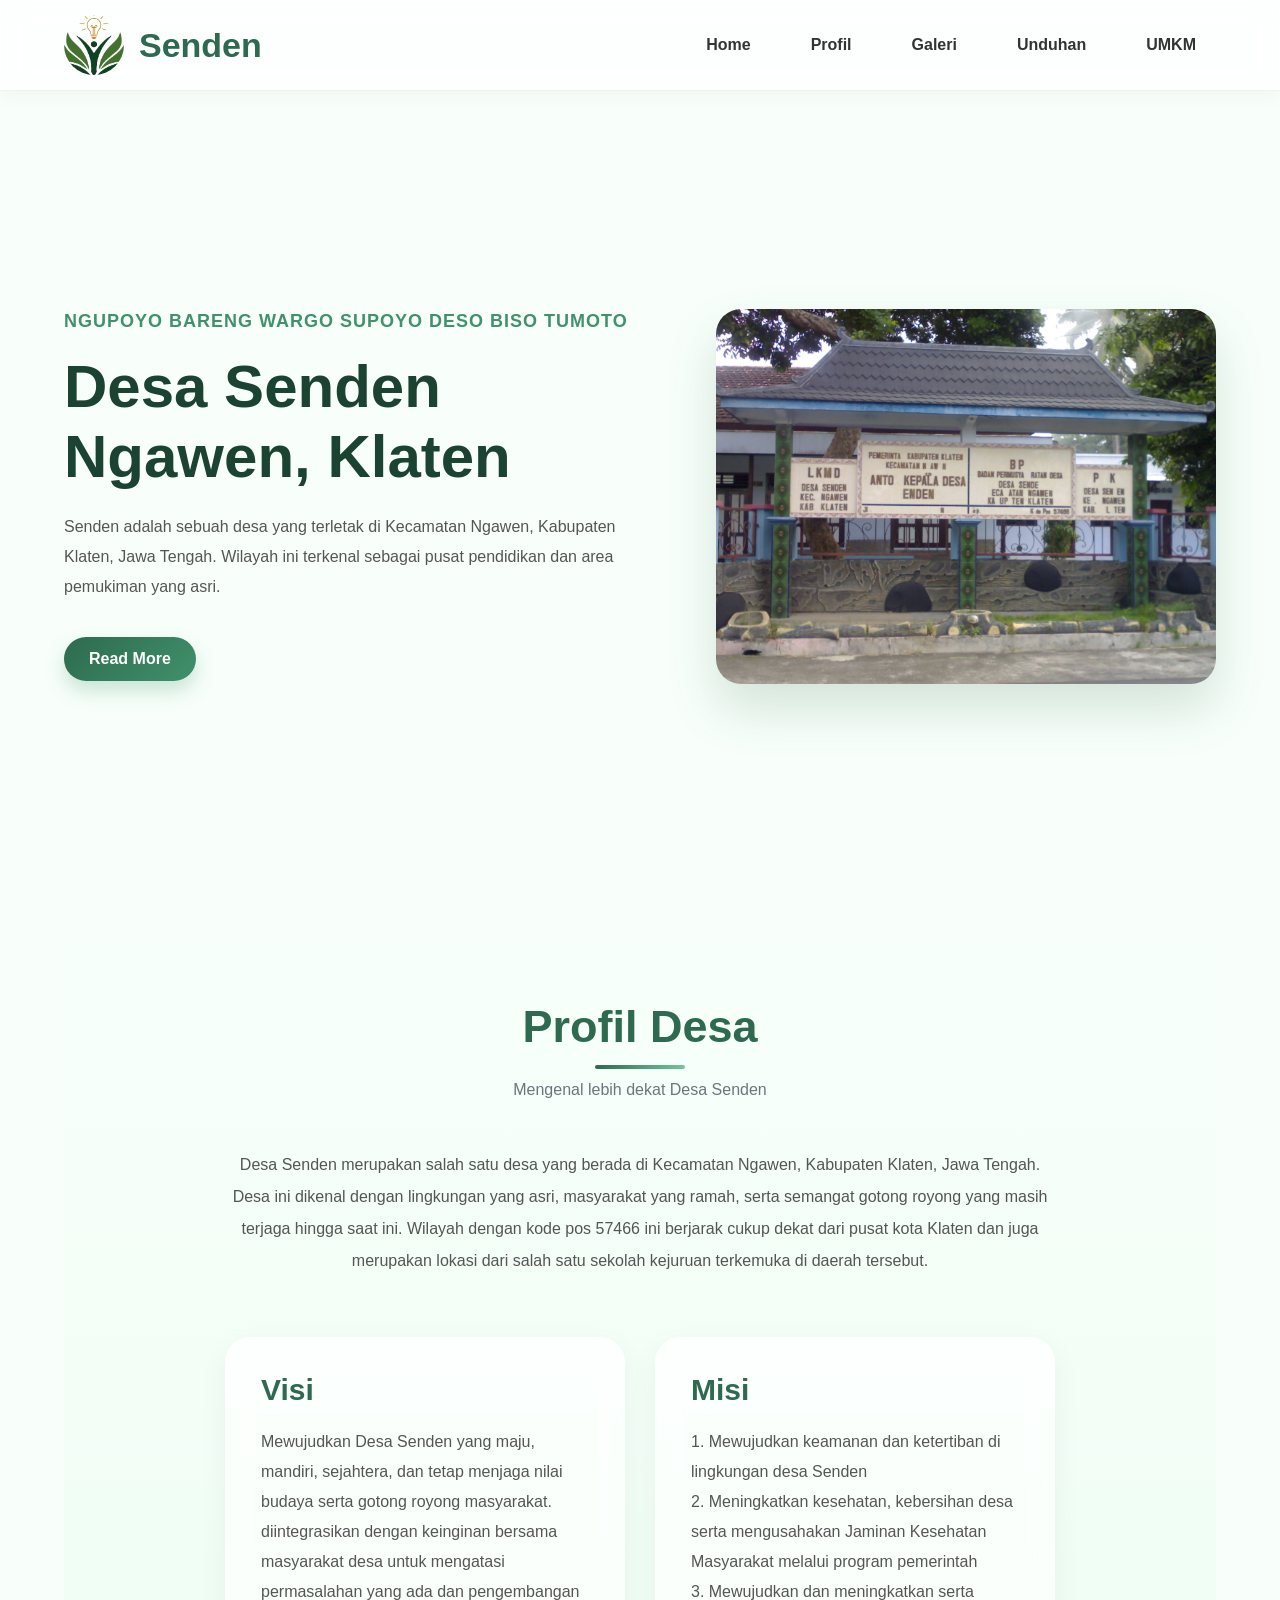
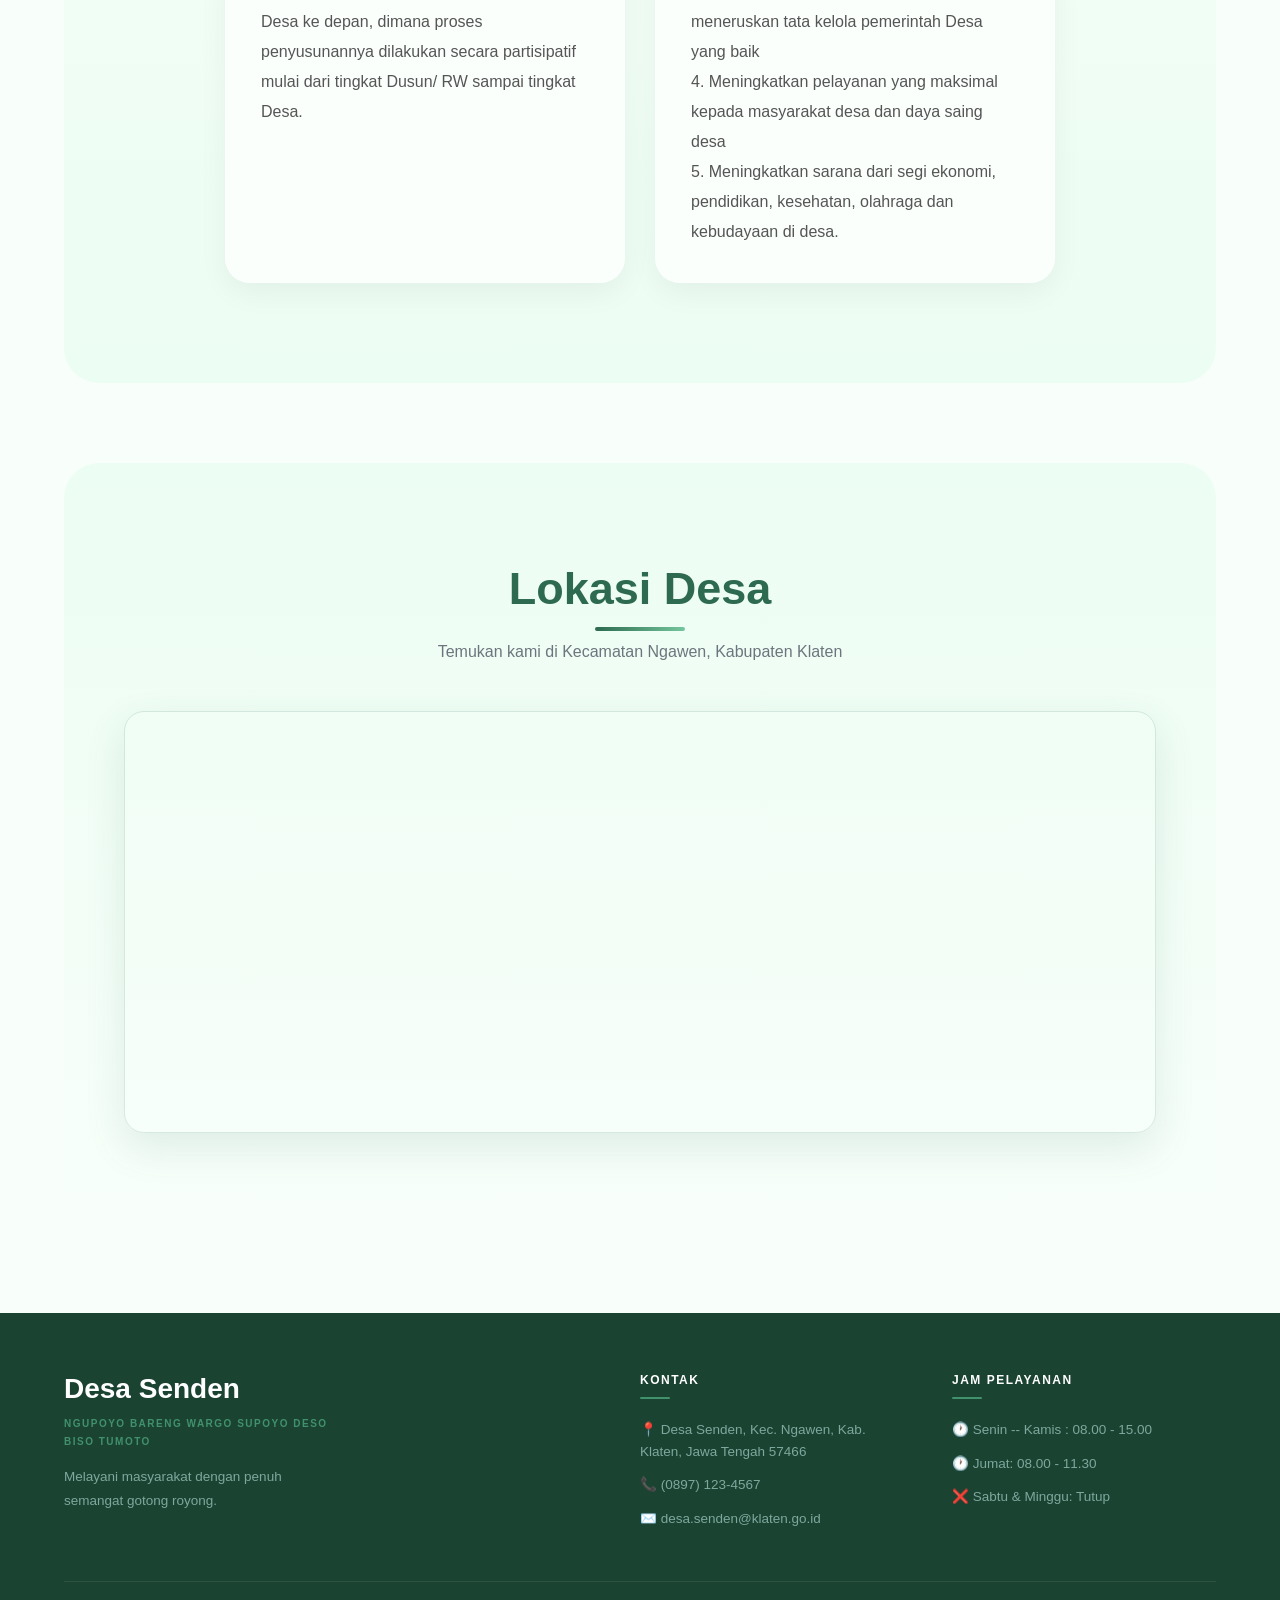
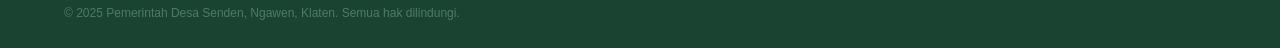
<file: index.html>
<!DOCTYPE html>
<html lang="en">
<head>
    <meta charset="UTF-8">
    <meta name="viewport" content="width=device-width, initial-scale=1.0">
    <title>Desa Senden</title>
    <link rel="stylesheet" href="style.css">
</head>
<body>

    <header>
        <nav>

            <div class="logo">
                <img src="asset/logo desa.png" alt="" class="bulat">
                <div class="desa">Senden</div>
            </div>

            <ul class="menu">
                <li><a href="#home">Home</a></li>
                <li><a href="#profil">Profil</a></li>
                <li><a href="galeri.html">Galeri</a></li>
                <li><a href="unduhan.html">Unduhan</a></li>
                <li class="umkm">
                    <a href="#">UMKM</a>
                    <ul class="dropdown">
                        <li><a href="">UMKM 1</a></li>
                        <li><a href="">UMKM 2</a></li>
                        <li class="has-sub">
                            <a href="#">UMKM 3</a>
                            <ul class="sub-dropdown">
                                <li><a href="">UMKM 3.1</a></li>
                                <li><a href="">UMKM 3.2</a></li>
                            </ul>
                        </li>
                    </ul>
                </li>
            </ul>

        </nav>
    </header>

    <main>

        <!-- HOME -->
        <section id="home" class="home">

            <div class="tagline">

                <p class="slogan">
                    NGUPOYO BARENG WARGO SUPOYO DESO BISO TUMOTO
                </p>

                <h2>
                    Desa Senden
                    <br>
                    Ngawen, Klaten
                </h2>

                <p class="deskripsi">
                    Senden adalah sebuah desa yang terletak di Kecamatan Ngawen,
                    Kabupaten Klaten, Jawa Tengah. Wilayah ini terkenal sebagai
                    pusat pendidikan dan area pemukiman yang asri.
                </p>

                <a href="#profil" class="btn-more">Read More</a>

            </div>

            <img src="asset/foto kelurahan.jpg" alt="Banner Desa">

        </section>


        <!-- PROFIL -->
        <section id="profil" class="profil">

            <div class="judul">
                <h2>Profil Desa</h2>
                <p>Mengenal lebih dekat Desa Senden</p>
            </div>

            <div class="desa-profil">
                <p>
                    Desa Senden merupakan salah satu desa yang berada di Kecamatan
                    Ngawen, Kabupaten Klaten, Jawa Tengah. Desa ini dikenal dengan
                    lingkungan yang asri, masyarakat yang ramah, serta semangat
                    gotong royong yang masih terjaga hingga saat ini. Wilayah dengan
                    kode pos 57466 ini berjarak cukup dekat dari pusat kota Klaten dan 
                    juga merupakan lokasi dari salah satu sekolah kejuruan terkemuka di daerah tersebut.
                </p>
            </div>

            <div class="visi-misi">
                <div class="card">
                    <h3>Visi</h3>
                    <p>
                        Mewujudkan Desa Senden yang maju, mandiri,
                        sejahtera, dan tetap menjaga nilai budaya
                        serta gotong royong masyarakat.
                        <br>
                        diintegrasikan dengan keinginan bersama masyarakat desa untuk mengatasi permasalahan yang ada dan pengembangan Desa ke depan, dimana proses penyusunannya dilakukan secara partisipatif mulai dari tingkat Dusun/ RW sampai tingkat Desa.
                    </p>
                </div>

                <div class="card">
                    <h3>Misi</h3>
                    <p>
                        1. Mewujudkan keamanan dan ketertiban di lingkungan desa Senden <br>
                        2. Meningkatkan kesehatan, kebersihan desa serta mengusahakan Jaminan Kesehatan Masyarakat melalui program pemerintah <br>
                        3. Mewujudkan dan meningkatkan serta meneruskan tata kelola pemerintah Desa yang baik <br>
                        4. Meningkatkan pelayanan yang maksimal kepada masyarakat desa dan daya saing desa <br>
                        5. Meningkatkan sarana dari segi ekonomi, pendidikan, kesehatan, olahraga dan kebudayaan di desa. <br>
                    </p>
                </div>
            </div>
        </section>

        <!-- MAP -->
        <section id="lokasi" class="section-map">
            <div class="judul">
                <h2>Lokasi Desa</h2>
                <p>Temukan kami di Kecamatan Ngawen, Kabupaten Klaten</p>
            </div>
            <div class="map-wrapper">
                <iframe
                    src="https://www.google.com/maps/embed?pb=!1m18!1m12!1m3!1d3954.1!2d110.657!3d-7.658!2m3!1f0!2f0!3f0!3m2!1i1024!2i768!4f13.1!3m3!1m2!1s0x2e7a5e3c8b6d0001%3A0x1!2sDesa+Senden%2C+Ngawen%2C+Klaten!5e0!3m2!1sid!2sid!4v1700000000000"
                    allowfullscreen=""
                    loading="lazy"
                    referrerpolicy="no-referrer-when-downgrade">
                </iframe>
            </div>
        </section>
    </main>

    <footer>
        <div class="footer-grid">
            <div class="footer-brand">
                <h3>Desa Senden</h3>
                <p class="slogan-footer">NGUPOYO BARENG WARGO SUPOYO DESO BISO TUMOTO</p>
                <p>Melayani masyarakat dengan penuh semangat gotong royong.</p>
            </div>
            
            <div class="footer-col">
                <h4>Kontak</h4>
                <ul>
                    <li>📍 Desa Senden, Kec. Ngawen, Kab. Klaten, Jawa Tengah 57466</li>
                    <li>📞 (0897) 123-4567</li>
                    <li>✉️ desa.senden@klaten.go.id</li>
                    </ul>
            </div>

            <div class="footer-col">
                <h4>Jam Pelayanan</h4>
                <ul>
                    <li>🕐 Senin -- Kamis : 08.00 - 15.00</li>
                    <li>🕐 Jumat: 08.00 - 11.30</li>
                    <li>❌ Sabtu & Minggu: Tutup</li>
                </ul>
                </div>

            </div>

            <hr class="footer-divider">

            <div class="footer-bottom">
                <p>© 2025 Pemerintah Desa Senden, Ngawen, Klaten. Semua hak dilindungi.</p>
            </div>
    </footer>

    <script src="script.js"></script>
</body>
</html>
</file>
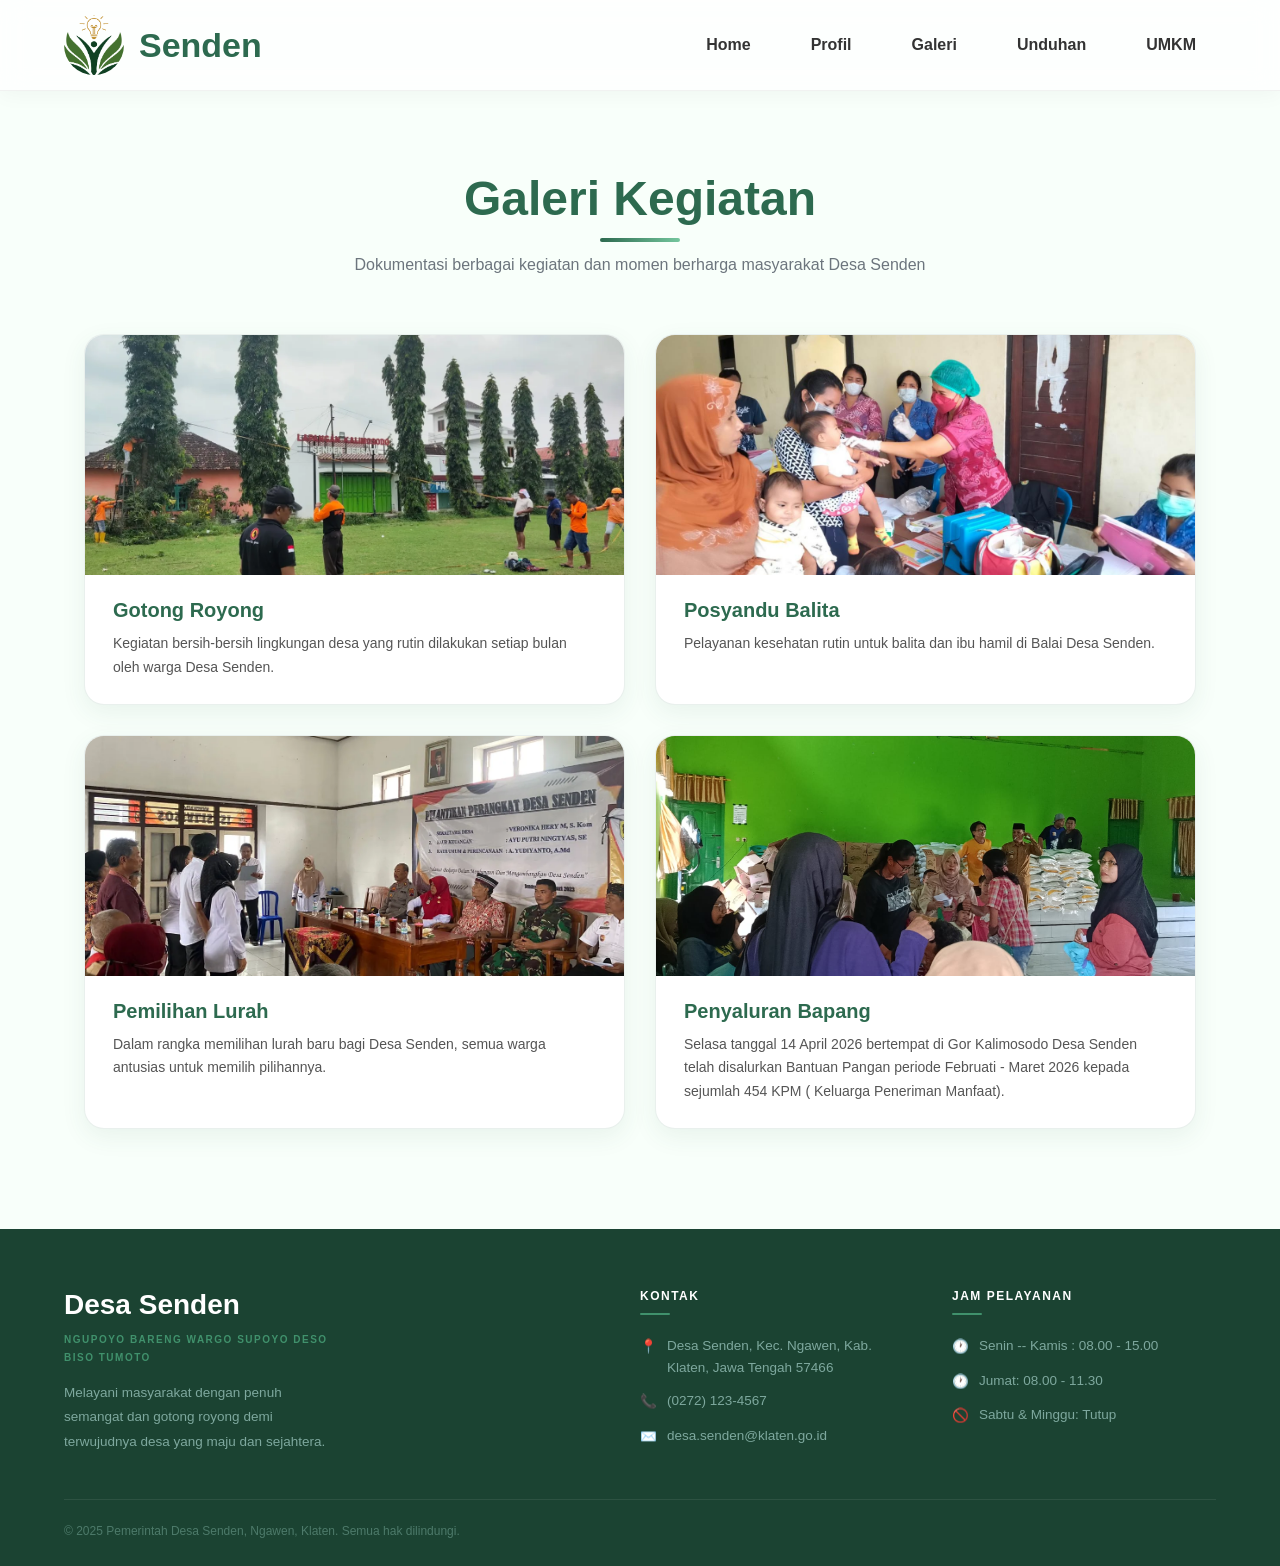
<file: galeri.html>
<!DOCTYPE html>
<html lang="en">
<head>
    <meta charset="UTF-8">
    <meta name="viewport" content="width=device-width, initial-scale=1.0">
    <title>Galeri - Desa Senden</title>
    <link rel="stylesheet" href="style.css">
    <link rel="stylesheet" href="galeri.css">
</head>
<body>

    <header>
        <nav>
            <div class="logo">
                <img src="asset/logo desa.png" alt="" class="bulat">
                <div class="desa">Senden</div>
            </div>
            
            <ul class="menu">
                <li><a href="#home">Home</a></li>
                <li><a href="#profil">Profil</a></li>
                <li><a href="galeri.html">Galeri</a></li>
                <li><a href="unduhan.html">Unduhan</a></li>
                <li class="umkm">
                    <a href="#">UMKM</a>
                    <ul class="dropdown">
                        <li><a href="">UMKM 1</a></li>
                        <li><a href="">UMKM 2</a></li>
                        <li class="has-sub">
                            <a href="#">UMKM 3</a>
                            <ul class="sub-dropdown">
                                <li><a href="">UMKM 3.1</a></li>
                                <li><a href="">UMKM 3.2</a></li>
                            </ul>
                        </li>
                    </ul>
                </li>
            </ul>
        </nav>
    </header>

    <main>

        <!-- HERO GALERI -->
        <section class="galeri-hero">
            <h1>Galeri Kegiatan</h1>
            <p>Dokumentasi berbagai kegiatan dan momen berharga masyarakat Desa Senden</p>
        </section>

        <!-- GALERI -->
        <section class="galeri-grid">

            <div class="galeri-card">
                <div class="galeri-img">
                    <img src="asset/galeri1.jpeg" alt="Gotong Royong">
                </div>
                <div class="galeri-info">
                    <h3>Gotong Royong</h3>
                    <p>Kegiatan bersih-bersih lingkungan desa yang rutin dilakukan setiap bulan oleh warga Desa Senden.</p>
                </div>
            </div>

            <div class="galeri-card">
                <div class="galeri-img">
                    <img src="asset/galeri4.jpg" alt="Posyandu">
                </div>
                <div class="galeri-info">
                    <h3>Posyandu Balita</h3>
                    <p>Pelayanan kesehatan rutin untuk balita dan ibu hamil di Balai Desa Senden.</p>
                </div>
            </div>

            <div class="galeri-card">
                <div class="galeri-img">
                    <img src="asset/galeri2.jpeg" alt="Coblosan">
                </div>
                <div class="galeri-info">
                    <h3>Pemilihan Lurah</h3>
                    <p>Dalam rangka memilihan lurah baru bagi Desa Senden, semua warga antusias untuk memilih pilihannya.</p>
                </div>
            </div>

            <div class="galeri-card">
                <div class="galeri-img">
                    <img src="asset/galeri3.jpg" alt="Bantuan">
                </div>
                <div class="galeri-info">
                    <h3>Penyaluran Bapang</h3>
                    <p>Selasa tanggal 14 April 2026 bertempat di Gor Kalimosodo Desa Senden telah disalurkan Bantuan Pangan periode Februati - Maret 2026 kepada sejumlah 454 KPM ( Keluarga Peneriman Manfaat).</p>
                </div>
            </div>

        </section>

    </main>


    <footer>

        <div class="footer-grid">

            <div class="footer-brand">
                <h3>Desa Senden</h3>
                <p class="slogan-footer">NGUPOYO BARENG WARGO SUPOYO DESO BISO TUMOTO</p>
                <p>Melayani masyarakat dengan penuh semangat dan gotong royong demi terwujudnya desa yang maju dan sejahtera.</p>
            </div>

            <div class="footer-col">
                <h4>Kontak</h4>
                <ul>
                    <li><span class="icon">📍</span> Desa Senden, Kec. Ngawen, Kab. Klaten, Jawa Tengah 57466</li>
                    <li><span class="icon">📞</span> (0272) 123-4567</li>
                    <li><span class="icon">✉️</span> desa.senden@klaten.go.id</li>
                </ul>
            </div>

            <div class="footer-col">
                <h4>Jam Pelayanan</h4>
                <ul>
                    <li><span class="icon">🕐</span> Senin -- Kamis : 08.00 - 15.00</li>
                    <li><span class="icon">🕐</span> Jumat: 08.00 - 11.30</li>
                    <li><span class="icon">🚫</span> Sabtu & Minggu: Tutup</li>
                </ul>
            </div>

        </div>

        <hr class="footer-divider">

        <div class="footer-bottom">
            <p>© 2025 Pemerintah Desa Senden, Ngawen, Klaten. Semua hak dilindungi.</p>
        </div>

    </footer>

</body>
</html>
</file>
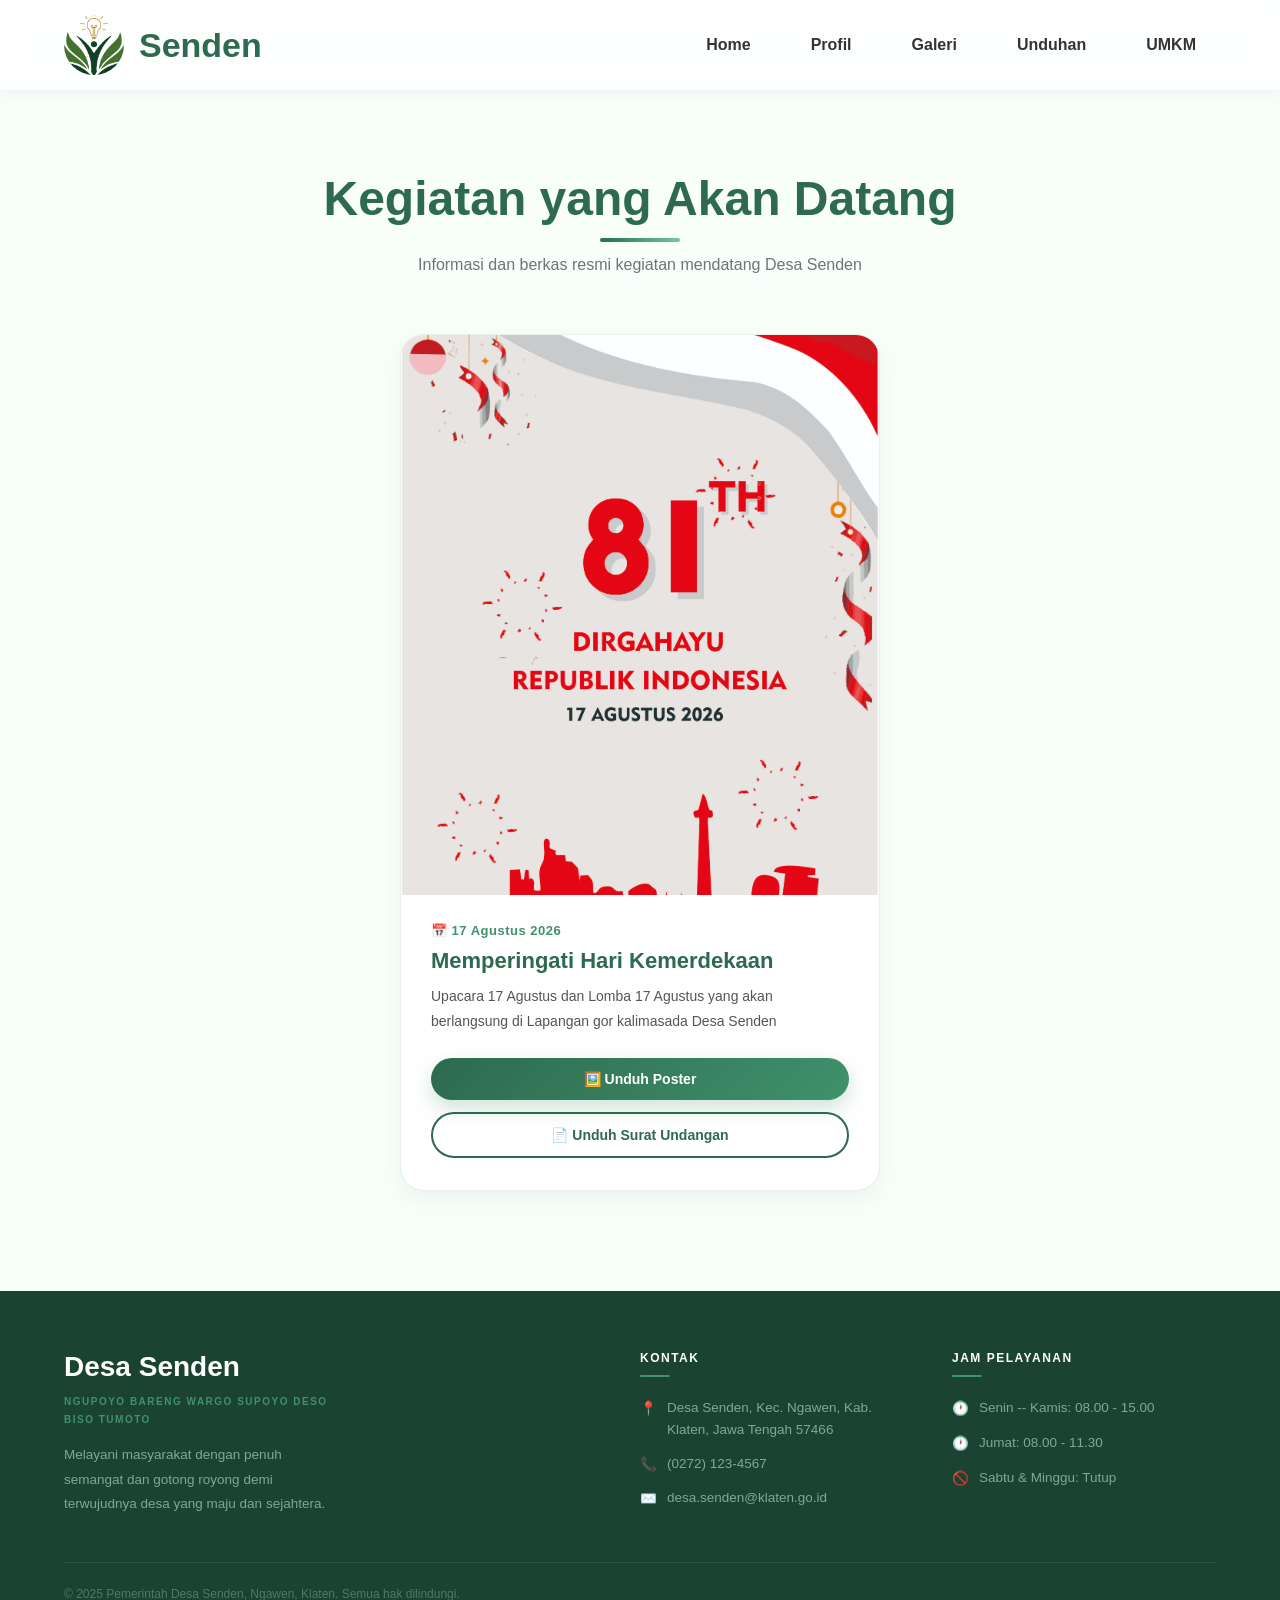
<file: unduhan.html>
<!DOCTYPE html>
<html lang="en">
<head>
    <meta charset="UTF-8">
    <meta name="viewport" content="width=device-width, initial-scale=1.0">
    <title>Unduhan - Desa Senden</title>
    <link rel="stylesheet" href="style.css">
    <link rel="stylesheet" href="unduhan.css">
</head>
<body>

    <header>
        <nav>
            <div class="logo">
                <img src="asset/logo desa.png" alt="" class="bulat">
                <div class="desa">Senden</div>
            </div>
            <ul class="menu">
                <li><a href="#home">Home</a></li>
                <li><a href="#profil">Profil</a></li>
                <li><a href="galeri.html">Galeri</a></li>
                <li><a href="unduhan.html">Unduhan</a></li>
                <li class="umkm">
                    <a href="#">UMKM</a>
                    <ul class="dropdown">
                        <li><a href="">UMKM 1</a></li>
                        <li><a href="">UMKM 2</a></li>
                        <li class="has-sub">
                            <a href="#">UMKM 3</a>
                            <ul class="sub-dropdown">
                                <li><a href="">UMKM 3.1</a></li>
                                <li><a href="">UMKM 3.2</a></li>
                            </ul>
                        </li>
                    </ul>
                </li>
            </ul>
        </nav>
    </header>

    <main>

        <!-- HERO -->
        <section class="unduhan-hero">
            <h1>Kegiatan yang Akan Datang</h1>
            <p>Informasi dan berkas resmi kegiatan mendatang Desa Senden</p>
        </section>

        <!-- KEGIATAN -->
        <section class="unduhan-grid">

            <div class="unduhan-card">
                <div class="poster-wrapper">
                    <img src="asset/flayer_desa.jpg" alt="Poster Kegiatan">
                </div>
                <div class="unduhan-info">
                    <div class="unduhan-meta">
                        <span class="tanggal">📅 17 Agustus 2026</span>
                        <h3>Memperingati Hari Kemerdekaan</h3>
                        <p>Upacara 17 Agustus dan Lomba 17 Agustus yang akan berlangsung di Lapangan gor kalimasada Desa Senden</p>
                    </div>
                    <div class="unduhan-btn">
                        <a href="asset/flayer_desa.jpg" download class="btn-download btn-poster">
                            🖼️ Unduh Poster
                        </a>
                        <a href="asset/pengumuman.pdf" download class="btn-download btn-surat">
                            📄 Unduh Surat Undangan
                        </a>
                    </div>
                </div>
            </div>

        </section>

    </main>


    <footer>

        <div class="footer-grid">

            <div class="footer-brand">
                <h3>Desa Senden</h3>
                <p class="slogan-footer">NGUPOYO BARENG WARGO SUPOYO DESO BISO TUMOTO</p>
                <p>Melayani masyarakat dengan penuh semangat dan gotong royong demi terwujudnya desa yang maju dan sejahtera.</p>
            </div>

            <div class="footer-col">
                <h4>Kontak</h4>
                <ul>
                    <li><span class="icon">📍</span> Desa Senden, Kec. Ngawen, Kab. Klaten, Jawa Tengah 57466</li>
                    <li><span class="icon">📞</span> (0272) 123-4567</li>
                    <li><span class="icon">✉️</span> desa.senden@klaten.go.id</li>
                </ul>
            </div>

            <div class="footer-col">
                <h4>Jam Pelayanan</h4>
                <ul>
                    <li><span class="icon">🕐</span> Senin -- Kamis: 08.00 - 15.00</li>
                    <li><span class="icon">🕐</span> Jumat: 08.00 - 11.30</li>
                    <li><span class="icon">🚫</span> Sabtu & Minggu: Tutup</li>
                </ul>
            </div>

        </div>

        <hr class="footer-divider">

        <div class="footer-bottom">
            <p>© 2025 Pemerintah Desa Senden, Ngawen, Klaten. Semua hak dilindungi.</p>
        </div>

    </footer>

</body>
</html>
</file>
<file: style.css>
:root {
    --primary: #2D6A4F;
    --secondary: #40916C;
    --light: #D8F3DC;
    --bg: #F8FFFA;
    --text: #1B4332;
    --gray: #6c757d;
}

html {
    scroll-behavior: smooth;
}

* {
    margin: 0;
    padding: 0;
    box-sizing: border-box;
    text-decoration: none;
    font-family: 'Segoe UI', Arial, sans-serif;
}

body {
    background: var(--bg);
    color: var(--text);
}

/* HEADER */

header {
    position: sticky;
    top: 0;
    z-index: 1000;

    padding: 15px 0;

    background: rgba(255,255,255,0.75);
    backdrop-filter: blur(14px);

    border-bottom: 1px solid rgba(0,0,0,0.05);

    box-shadow: 0 4px 20px rgba(0,0,0,0.04);
}

nav {
    width: 90%;
    max-width: 1200px;
    margin: auto;

    display: flex;
    justify-content: space-between;
    align-items: center;
}

/*  LOGO */

.logo {
    display: flex;
    align-items: center;
    gap: 15px;
}

.bulat {
    width: 60px;
    height: 60px;

    border-radius: 50%;
    object-fit: cover;
}

.desa {
    font-size: 34px;
    font-weight: 700;
    color: var(--primary);
}

/* MENU  */

.menu a {
    position: relative;
    display: inline-block;

    margin: 0 20px;

    color: #333;
    font-weight: 600;

    transition: 0.3s ease;
}

.menu a:hover {
    color: var(--secondary);
    transform: translateY(-2px);
}

.menu a::after {
    content: '';

    position: absolute;
    left: 0;
    bottom: -5px;

    width: 0%;
    height: 3px;

    background: var(--secondary);

    border-radius: 10px;

    transition: width 0.3s ease;
}

.menu a:hover::after {
    width: 100%;
}

/* MAIN  */

main {
    width: 90%;
    max-width: 1200px;
    margin: auto;
}

/* ===== HOME ====== */

.home {
    min-height: 90vh;

    display: flex;
    justify-content: space-between;
    align-items: center;

    gap: 40px;
}

/* ===== TAGLINE ===== */

.tagline {
    width: 50%;
}

.slogan {
    color: var(--secondary);

    font-size: 18px;
    font-weight: 700;

    margin-bottom: 20px;

    letter-spacing: 1px;
}

.tagline h2 {
    font-size: 60px;
    line-height: 70px;

    color: var(--text);

    margin-bottom: 20px;
}

.deskripsi {
    color: #555;

    line-height: 30px;

    margin-bottom: 35px;
}

/* ===== BUTTON =====*/

.btn-more {
    display: inline-block;

    background: linear-gradient(
        135deg,
        #2D6A4F,
        #40916C
    );

    color: white;

    padding: 13px 25px;

    border-radius: 40px;

    font-weight: 600;

    box-shadow: 0 10px 20px rgba(64,145,108,0.25);

    transition: 0.3s ease;
}

.btn-more:hover {
    transform: translateY(-4px);

    box-shadow:
    0 14px 30px rgba(64,145,108,0.35);
}

/* ===== IMAGE ===== */

.home img {
    width: 500px;

    border-radius: 25px;

    box-shadow:
    0 25px 50px rgba(45,106,79,0.18);

    transition: 0.4s ease;
}

.home img:hover {
    transform: translateY(-8px);
}

/* ===== PROFIL ===== */

.profil {
    padding: 100px 60px;

    background:
    linear-gradient(
        to bottom,
        #F8FFFA,
        #ECFDF3
    );

    border-radius: 35px;

    margin-bottom: 80px;
}

/* ================= JUDUL ================= */

.judul {
    text-align: center;
    margin-bottom: 50px;
}

.judul h2 {
    font-size: 45px;
    color: var(--primary);
}

.judul h2::after {
    content: '';

    display: block;

    width: 90px;
    height: 4px;

    background:
    linear-gradient(
        to right,
        #2D6A4F,
        #74C69D
    );

    margin: 12px auto;

    border-radius: 10px;
}

.judul p {
    color: var(--gray);
}

/* ================= DESKRIPSI ================= */

.desa-profil {
    width: 80%;

    margin: auto auto 60px;

    text-align: center;

    line-height: 32px;

    color: #555;
}

/* ================= CARD ================= */

.visi-misi {
    display: flex;
    justify-content: center;
    gap: 30px;

    flex-wrap: wrap;
}

.card {
    width: 400px;

    padding: 35px;

    border-radius: 25px;

    background: rgba(255,255,255,0.7);

    border: 1px solid rgba(255,255,255,0.5);

    backdrop-filter: blur(12px);

    box-shadow:
    0 10px 30px rgba(0,0,0,0.05);

    transition: 0.4s ease;
}

.card:hover {
    transform: translateY(-10px);

    box-shadow:
    0 20px 40px rgba(45,106,79,0.12);

    background-color: var(--light);
}

.card h3 {
    font-size: 30px;

    color: var(--primary);

    margin-bottom: 20px;
}

.card p {
    color: #555;

    line-height: 30px;
}

/* ================= MAP SECTION ================= */

.section-map {
    padding: 100px 60px;

    background: linear-gradient(
        to bottom,
        #ECFDF3,
        #F8FFFA
    );

    border-radius: 35px;

    margin-bottom: 80px;
}

.map-wrapper {
    border-radius: 20px;
    overflow: hidden;

    border: 1px solid rgba(45, 106, 79, 0.15);

    box-shadow: 0 15px 40px rgba(45, 106, 79, 0.12);

    transition: 0.4s ease;
}

.map-wrapper:hover {
    transform: translateY(-4px);

    box-shadow: 0 25px 50px rgba(45, 106, 79, 0.18);
}

.map-wrapper iframe {
    display: block;
    width: 100%;
    height: 420px;
    border: none;
}


/* ================= FOOTER ================= */

footer {
    background: var(--text);
    color: #a8c8b8;

    padding: 60px 5% 28px;
}

.footer-grid {
    display: grid;
    grid-template-columns: 2fr 1fr 1fr;
    gap: 48px;

    max-width: 1200px;
    margin: 0 auto 40px;
}

.footer-brand h3 {
    font-size: 28px;
    font-weight: 700;
    color: #fff;

    margin-bottom: 10px;
}

.footer-brand .slogan-footer {
    font-size: 10px;
    font-weight: 700;
    letter-spacing: 1.5px;
    text-transform: uppercase;

    color: var(--secondary);

    margin-bottom: 14px;
}

.footer-brand p {
    font-size: 13.5px;
    line-height: 1.8;
    color: #7ea89e;

    max-width: 280px;
}

.footer-col h4 {
    font-size: 12px;
    font-weight: 700;
    letter-spacing: 1.5px;
    text-transform: uppercase;

    color: #fff;

    margin-bottom: 20px;

    position: relative;
    padding-bottom: 12px;
}

.footer-col h4::after {
    content: '';

    position: absolute;
    left: 0;
    bottom: 0;

    width: 30px;
    height: 2px;

    background: var(--secondary);

    border-radius: 10px;
}

.footer-col ul {
    list-style: none;
}

.footer-col ul li {
    font-size: 13.5px;
    color: #7ea89e;

    margin-bottom: 12px;

    display: flex;
    align-items: flex-start;
    gap: 10px;

    line-height: 1.6;
}

.footer-col ul li .icon {
    flex-shrink: 0;
    margin-top: 1px;
}

.footer-divider {
    border: none;
    border-top: 1px solid rgba(255, 255, 255, 0.08);

    max-width: 1200px;
    margin: 0 auto 24px;
}

.footer-bottom {
    max-width: 1200px;
    margin: 0 auto;

    display: flex;
    justify-content: space-between;
    align-items: center;
    flex-wrap: wrap;
    gap: 8px;
}

.footer-bottom p {
    font-size: 12px;
    color: #4d7a6a;
}

.menu > li.umkm:hover > .dropdown {
  display: block;
}

.has-sub:hover > .sub-dropdown {
  display: block;
}

/* Dropdown UMKM */
.menu {
  display: flex;
  list-style: none;
  gap: 20px;
}

.menu li {
  position: relative;
}

.dropdown {
  display: none;
  position: absolute;
  top: 100%;
  left: 0;
  background: white;
  border: 1px solid #ddd;
  border-radius: 6px;
  min-width: 140px;
  list-style: none;
  padding: 4px 0;
  z-index: 100;
}

.umkm:hover > .dropdown {
  display: block;
}

.dropdown li a {
  display: block;
  padding: 8px 14px;
  font-size: 14px;
  color: #333;
  text-decoration: none;
}

.dropdown li a:hover {
  background: #f5f5f5;
}

/* Sub-dropdown UMKM 3 */
.has-sub {
  position: relative;
}

.sub-dropdown {
  display: none;
  position: absolute;
  top: 0;
  left: 100%;
  background: white;
  border: 1px solid #ddd;
  border-radius: 6px;
  min-width: 140px;
  list-style: none;
  padding: 4px 0;
  z-index: 101;
}

.has-sub:hover > .sub-dropdown {
  display: block;
}


/* ================= RESPONSIVE ================= */

@media (max-width: 768px) {
    nav {
        flex-direction: column;
        gap: 15px;
    }

    .menu {
        display: flex;
        flex-wrap: wrap;
        justify-content: center;
        gap: 5px;
    }

    .menu a {
        margin: 0 8px;
        font-size: 14px;
    }

    /* Home section */
    .home {
        flex-direction: column;
        text-align: center;
        padding: 40px 0;
        min-height: unset;
    }

    .tagline {
        width: 100%;
    }

    .tagline h2 {
        font-size: 36px;
        line-height: 44px;
    }

    .slogan {
        font-size: 14px;
    }

    .home img {
        width: 100%;
    }

    /* Profil section */
    .profil {
        padding: 60px 20px;
    }

    .desa-profil {
        width: 100%;
    }

    .judul h2 {
        font-size: 32px;
    }

    .visi-misi {
        flex-direction: column;
        align-items: center;
    }

    .card {
        width: 100%;
    }

    .section-map {
        padding: 60px 20px;
    }

    .map-wrapper iframe {
        height: 280px;
    }

    .footer-grid {
        grid-template-columns: 1fr;
        gap: 32px;
    }

    .footer-bottom {
        flex-direction: column;
        text-align: center;
    }
}
</file>
<file: galeri.css>
/* ================= GALERI HERO ================= */

.galeri-hero {
    text-align: center;

    padding: 80px 20px 60px;
}

.galeri-hero h1 {
    font-size: 48px;
    color: var(--primary);

    margin-bottom: 14px;
}

.galeri-hero h1::after {
    content: '';

    display: block;

    width: 80px;
    height: 4px;

    background: linear-gradient(to right, #2D6A4F, #74C69D);

    margin: 12px auto 0;

    border-radius: 10px;
}

.galeri-hero p {
    color: var(--gray);
    font-size: 16px;
}


/* ================= GALERI GRID ================= */

.galeri-grid {
    display: grid;
    grid-template-columns: repeat(2, 1fr);
    gap: 30px;

    max-width: 1200px;
    margin: 0 auto 100px;

    padding: 0 20px;
}

.galeri-card {
    border-radius: 20px;
    overflow: hidden;

    background: #fff;

    border: 1px solid rgba(45, 106, 79, 0.1);

    box-shadow: 0 8px 24px rgba(45, 106, 79, 0.08);

    transition: 0.4s ease;
}

.galeri-card:hover {
    transform: translateY(-8px);

    box-shadow: 0 20px 40px rgba(45, 106, 79, 0.15);
}

.galeri-img {
    width: 100%;
    height: 240px;
    overflow: hidden;
}

.galeri-img img {
    width: 100%;
    height: 100%;
    object-fit: cover;

    transition: 0.5s ease;
}

.galeri-card:hover .galeri-img img {
    transform: scale(1.06);
}

.galeri-info {
    padding: 24px 28px;
}

.galeri-info h3 {
    font-size: 20px;
    color: var(--primary);

    margin-bottom: 10px;
}

.galeri-info p {
    font-size: 14px;
    color: #555;

    line-height: 1.7;
}


/* ================= RESPONSIVE ================= */

@media (max-width: 768px) {
    .galeri-hero h1 {
        font-size: 32px;
    }

    .galeri-grid {
        grid-template-columns: 1fr;
    }

    .galeri-img {
        height: 200px;
    }
}
</file>
<file: unduhan.css>
/* ================= UNDUHAN HERO ================= */

.unduhan-hero {
    text-align: center;

    padding: 80px 20px 60px;
}

.unduhan-hero h1 {
    font-size: 48px;
    color: var(--primary);

    margin-bottom: 14px;
}

.unduhan-hero h1::after {
    content: '';

    display: block;

    width: 80px;
    height: 4px;

    background: linear-gradient(to right, #2D6A4F, #74C69D);

    margin: 12px auto 0;

    border-radius: 10px;
}

.unduhan-hero p {
    color: var(--gray);
    font-size: 16px;
}


/* ================= UNDUHAN GRID ================= */

.unduhan-grid {
    display: flex;
    justify-content: center;

    max-width: 1000px;
    margin: 0 auto 100px;

    padding: 0 20px;
}


/* ================= CARD ================= */

.unduhan-card {
    width: 480px;

    background: #fff;

    border-radius: 24px;
    overflow: hidden;

    border: 1px solid rgba(45, 106, 79, 0.1);

    box-shadow: 0 8px 24px rgba(45, 106, 79, 0.08);

    transition: 0.4s ease;
}

.unduhan-card:hover {
    transform: translateY(-6px);

    box-shadow: 0 20px 40px rgba(45, 106, 79, 0.13);
}

/* Poster */
.poster-wrapper {
    width: 100%;
    height: 560px;

    overflow: hidden;
    background: #f0f0f0;
}

.poster-wrapper img {
    width: 100%;
    height: 100%;
    object-fit: cover;

    display: block;

    transition: 0.5s ease;
}

.unduhan-card:hover .poster-wrapper img {
    transform: scale(1.03);
}

/* Info */
.unduhan-info {
    padding: 28px 30px 32px;
}

.tanggal {
    font-size: 13px;
    font-weight: 600;
    color: var(--secondary);

    letter-spacing: 0.5px;

    display: block;
    margin-bottom: 10px;
}

.unduhan-meta h3 {
    font-size: 22px;
    color: var(--primary);

    margin-bottom: 10px;
}

.unduhan-meta p {
    font-size: 14px;
    color: #555;

    line-height: 1.8;

    margin-bottom: 24px;
}

/* Buttons */
.unduhan-btn {
    display: flex;
    flex-direction: column;
    gap: 12px;
}

.btn-download {
    display: inline-block;
    text-align: center;

    padding: 13px 20px;

    border-radius: 40px;

    font-size: 14px;
    font-weight: 600;

    transition: 0.3s ease;
}

.btn-poster {
    background: linear-gradient(135deg, #2D6A4F, #40916C);
    color: #fff;

    box-shadow: 0 8px 20px rgba(64, 145, 108, 0.25);
}

.btn-poster:hover {
    transform: translateY(-3px);

    box-shadow: 0 14px 28px rgba(64, 145, 108, 0.35);
}

.btn-surat {
    background: transparent;
    color: var(--primary);

    border: 2px solid var(--primary);
}

.btn-surat:hover {
    background: var(--light);
    transform: translateY(-3px);
}


/* ================= RESPONSIVE ================= */

@media (max-width: 560px) {
    .unduhan-hero h1 {
        font-size: 32px;
    }

    .unduhan-card {
        width: 100%;
    }

    .poster-wrapper {
        height: 380px;
    }
}
</file>
